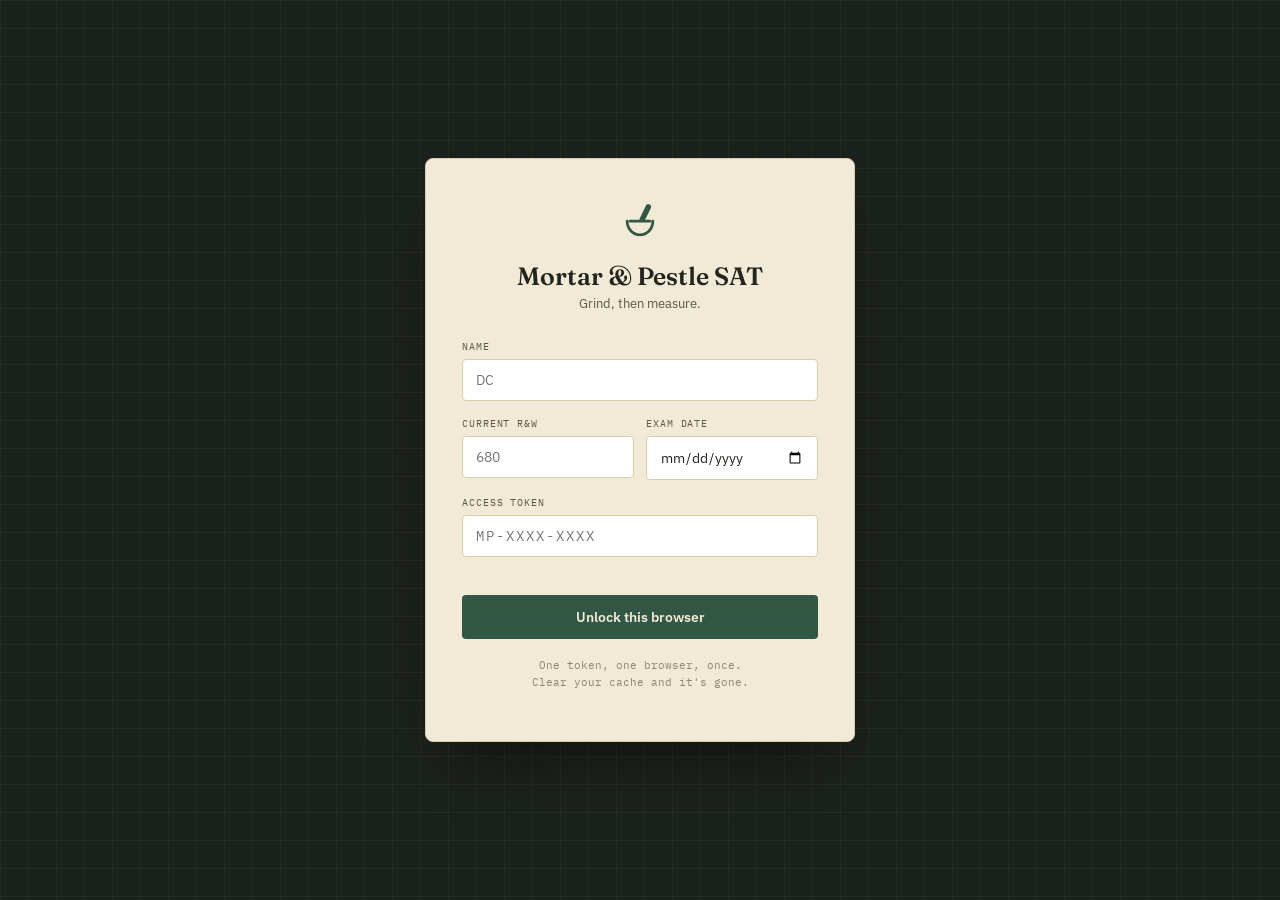
<file: index.html>
<!DOCTYPE html>
<html lang="en">
<head>
<meta charset="UTF-8">
<meta name="viewport" content="width=device-width, initial-scale=1.0">
<title>Mortar &amp; Pestle SAT</title>
<meta name="description" content="SAT Reading &amp; Writing drilling, tracked locally.">
<link rel="preconnect" href="https://fonts.googleapis.com">
<link rel="preconnect" href="https://fonts.gstatic.com" crossorigin>
<link href="https://fonts.googleapis.com/css2?family=Fraunces:ital,opsz,wght@0,9..144,500;0,9..144,600;0,9..144,700;1,9..144,500&family=IBM+Plex+Sans:wght@400;500;600&family=IBM+Plex+Mono:wght@400;500;600&display=swap" rel="stylesheet">
<link rel="stylesheet" href="./styles.css">
</head>
<body>

<!-- ============ GATE ============ -->
<div id="gate">
  <div class="gate-card">
    <div class="gate-mark">
      <svg viewBox="0 0 48 48" fill="none"><path d="M10 24c0 9 6.5 15 14 15s14-6 14-15" stroke="currentColor" stroke-width="3" stroke-linecap="round"/><path d="M13 24h22" stroke="currentColor" stroke-width="3" stroke-linecap="round"/><rect x="27" y="5" width="6" height="21" rx="3" transform="rotate(26 30 15)" fill="currentColor"/></svg>
    </div>
    <h1>Mortar &amp; Pestle SAT</h1>
    <p class="sub">Grind, then measure.</p>

    <div class="field">
      <label for="f-name">Name</label>
      <input id="f-name" type="text" placeholder="DC" autocomplete="given-name">
    </div>
    <div class="row2">
      <div class="field">
        <label for="f-score">Current R&amp;W</label>
        <input id="f-score" type="number" placeholder="680" min="200" max="800" step="10">
      </div>
      <div class="field">
        <label for="f-date">Exam date</label>
        <input id="f-date" type="date">
      </div>
    </div>
    <div class="field">
      <label for="f-token">Access token</label>
      <input id="f-token" class="token" type="text" placeholder="MP-XXXX-XXXX" maxlength="14" autocomplete="off">
    </div>
    <div class="err" id="gateErr"></div>

    <button class="btn full" id="gateBtn">Unlock this browser</button>
    <p class="gate-foot">One token, one browser, once.<br>Clear your cache and it's gone.</p>
  </div>
</div>

<!-- ============ APP ============ -->
<div id="app" class="hidden">

  <div class="topbar">
    <div class="brand">
      <svg viewBox="0 0 48 48" fill="none"><path d="M10 24c0 9 6.5 15 14 15s14-6 14-15" stroke="currentColor" stroke-width="3" stroke-linecap="round"/><path d="M13 24h22" stroke="currentColor" stroke-width="3" stroke-linecap="round"/><rect x="27" y="5" width="6" height="21" rx="3" transform="rotate(26 30 15)" fill="currentColor"/></svg>
      <div class="wordmark">Mortar &amp; Pestle<small>SAT Reading &amp; Writing</small></div>
    </div>
    <div class="tabs" id="tabs">
      <button class="active" data-page="dashboard">Dashboard</button>
      <button data-page="analytics">Analytics</button>
      <button data-page="history">History</button>
      <button data-page="sets">Sets</button>
      <button data-page="toolbox">Toolbox</button>
    </div>
    <div class="topbar-right">
      <div class="dday-chip" id="ddayChip">—</div>
      <div class="who" id="whoChip" title="Profile settings"></div>
    </div>
  </div>

  <!-- DASHBOARD -->
  <section id="page-dashboard" class="page active">
    <div class="inner">
      <div class="creed">
        <div class="ring" id="ddayRing"></div>
        <div>
          <p class="hook" id="welcomeLine">Welcome.</p>
          <p class="line" id="creedLine"></p>
          <div class="bank-bar"><i id="bankBar" style="width:0%"></i></div>
          <div class="streak-row" id="creedPills"></div>
        </div>
      </div>

      <div class="sec-head">
        <div>
          <h2 class="sec">Begin practice</h2>
          <p class="sec-sub">Pick a mode. The interface is the real thing — same layout, same keys.</p>
        </div>
      </div>

      <div class="mode-grid">
        <button class="mode-card accent" data-start="timed">
          <div class="mc-top"><span class="mc-name">Timed</span>
            <svg class="mc-icon" viewBox="0 0 24 24" fill="none" stroke="currentColor" stroke-width="2"><circle cx="12" cy="12" r="9"/><path d="M12 7v5l3 2"/></svg>
          </div>
          <div class="mc-desc">Clock runs, no feedback until the end. Pacing gets logged per question type.</div>
          <div class="mc-tag">Test conditions · 1:11 / question</div>
        </button>
        <button class="mode-card" data-start="untimed">
          <div class="mc-top"><span class="mc-name">Untimed</span>
            <svg class="mc-icon" viewBox="0 0 24 24" fill="none" stroke="currentColor" stroke-width="2"><path d="M20 6 9 17l-5-5"/></svg>
          </div>
          <div class="mc-desc">Immediate feedback after every submit. Explanation opens inline, flag the reason on the spot.</div>
          <div class="mc-tag">Learning pass · no clock shown</div>
        </button>
        <button class="mode-card" data-start="openbook">
          <div class="mc-top"><span class="mc-name">Open book</span>
            <svg class="mc-icon" viewBox="0 0 24 24" fill="none" stroke="currentColor" stroke-width="2"><path d="M3 5h7a2 2 0 0 1 2 2v12a2 2 0 0 0-2-2H3z"/><path d="M21 5h-7a2 2 0 0 0-2 2v12a2 2 0 0 1 2-2h7z"/></svg>
          </div>
          <div class="mc-desc">Untimed, plus your own notes recalled beside the question — general and by question type.</div>
          <div class="mc-tag">Toolbox on tap · builds the note habit</div>
        </button>
      </div>

      <div class="launch-row">
        <button class="launch" id="btnCategory">
          <span><span class="l-name">Category practice</span><span class="l-meta">Pick from the 13 question types</span></span>
          <span class="l-count">13</span>
        </button>
        <button class="launch" id="btnFlagged">
          <span><span class="l-name">Flagged questions</span><span class="l-meta">Everything you marked, oldest first</span></span>
          <span class="l-count" id="cntFlagged">0</span>
        </button>
        <button class="launch" id="btnTargeted">
          <span><span class="l-name">Targeted practice</span><span class="l-meta">Redemption &amp; similar questions</span></span>
          <span class="l-count" id="cntRedemption">0</span>
        </button>
      </div>

      <div class="sec-head">
        <div>
          <h2 class="sec">Where you stand</h2>
          <p class="sec-sub">The short version. Everything else lives in Analytics.</p>
        </div>
        <button class="link-btn" data-goto="analytics">View analytics →</button>
      </div>

      <div class="brief-grid">
        <div class="card">
          <div class="card-label">Accuracy · overall</div>
          <div id="briefWindows"></div>
        </div>
        <div class="card spark">
          <div class="card-label">L10 rolling · by session</div>
          <div id="briefSpark"></div>
        </div>
        <div class="card">
          <div class="card-label">Weakest three · L50</div>
          <div id="briefWeak"></div>
        </div>
      </div>
    </div>
  </section>

  <!-- ANALYTICS -->
  <section id="page-analytics" class="page">
    <div class="inner">
      <div class="eyebrow">Analytics</div>
      <h1 class="page-title">The numbers, unsoftened.</h1>
      <p class="page-dek">L10, L20 and L50 are the last 10, 20 and 50 questions; OVR is all-time. Read them together — L10 above OVR means you're improving, below means you're leaking.</p>
      <div class="stat-strip" id="anStats"></div>
      <h2 class="sec">Accuracy over time</h2>
      <p class="sec-sub">Rolling L10, one point per session.</p>
      <div class="card" style="margin-bottom:30px;" id="anChart"></div>
      <h2 class="sec">Per question type</h2>
      <p class="sec-sub">Same four windows, per category, grouped by domain.</p>
      <div class="tbl-wrap" id="anTypes"></div>
      <div class="split">
        <div class="card"><div class="card-label">Timed mode · seconds per question, by type</div><div id="anPace"></div></div>
        <div class="card"><div class="card-label">Auto-flagged · took too long</div><div id="anSlow"></div></div>
      </div>
    </div>
  </section>

  <!-- HISTORY -->
  <section id="page-history" class="page">
    <div class="inner">
      <div class="eyebrow">History</div>
      <h1 class="page-title">Every set you've attempted.</h1>
      <p class="page-dek">Open a session to see each question you solved: time taken, whether it was right, the error type you tagged, and whether you flagged it.</p>
      <div id="histList"></div>
    </div>
  </section>

  <!-- SETS -->
  <section id="page-sets" class="page">
    <div class="inner">
      <div class="eyebrow">Sets</div>
      <h1 class="page-title">Your collections.</h1>
      <p class="page-dek">Save a question mid-session with the bookmark, drop it into any collection, then come back and grind the collection on its own.</p>
      <div class="sec-head">
        <div><h2 class="sec">Collections</h2><p class="sec-sub" id="setsSub"></p></div>
        <button class="btn small" id="btnNewSet">+ New collection</button>
      </div>
      <div class="set-grid" id="setGrid"></div>
      <div style="margin-top:26px;" id="setDetail"></div>
    </div>
  </section>

  <!-- TOOLBOX -->
  <section id="page-toolbox" class="page">
    <div class="inner">
      <div class="eyebrow">Toolbox</div>
      <h1 class="page-title">Everything you wrote down.</h1>
      <p class="page-dek">Open book mode reads from here. The more you put in, the more it hands back mid-question.</p>

      <div class="tool-tabs" id="toolTabs">
        <button class="active" data-tool="notes">Personal notes</button>
        <button data-tool="vocab">Vocabs</button>
        <button data-tool="trans">Transition bank</button>
        <button data-tool="errors">Error logs</button>
        <button data-tool="flags">Flagged logs</button>
      </div>

      <div id="tool-notes" class="tool-panel active">
        <div class="card">
          <div class="card-label">Write a note · tagged general or by question type</div>
          <div class="compose">
            <select id="noteTag"></select>
            <input class="grow" id="noteText" type="text" placeholder="e.g. If both clauses stand alone, the blank is never a comma.">
            <button class="btn small" id="noteAdd">Save note</button>
          </div>
          <div id="noteList"></div>
        </div>
      </div>

      <div id="tool-vocab" class="tool-panel">
        <div class="card" style="margin-bottom:16px;">
          <div class="card-label">Add a word</div>
          <div class="compose">
            <input id="vWord" type="text" placeholder="Word" style="width:150px">
            <input id="vPos" type="text" placeholder="n. / v. / adj." style="width:110px">
            <input class="grow" id="vDef1" type="text" placeholder="Common definition">
          </div>
          <div class="compose">
            <input class="grow" id="vDef2" type="text" placeholder="Secondary / tested sense">
          </div>
          <div class="compose">
            <textarea id="vNote" placeholder="Your notes — mnemonic, sentence you met it in, trap to avoid"></textarea>
          </div>
          <button class="btn small" id="vAdd">Add to vocab</button>
        </div>
        <div class="vocab-grid" id="vocabGrid"></div>
      </div>

      <div id="tool-trans" class="tool-panel">
        <div class="empty">
          <b>Transition bank</b>
          Reserved. Drop your own list in here later — grouped by relationship (contrast, cause, sequence, concession, illustration, emphasis) with the traps that share a group.
        </div>
      </div>

      <div id="tool-errors" class="tool-panel">
        <p class="sec-sub">Every question you have ever missed. Comprehensive, nothing rolls off.</p>
        <div class="tbl-wrap" id="errLog"></div>
      </div>

      <div id="tool-flags" class="tool-panel">
        <p class="sec-sub">Flagged during a session — right or wrong.</p>
        <div class="tbl-wrap" id="flagLog"></div>
      </div>
    </div>
  </section>

  <footer class="foot">
    Mortar &amp; Pestle SAT · <span id="bankStatus">—</span> · <button id="btnExport">Export data</button> · <button id="btnWipe">Reset</button>
  </footer>
</div>

<!-- ============ PRACTICE ============ -->
<div id="practice" class="hidden">
  <div class="q-top">
    <div class="left">
      <button class="icon-btn" id="pExit">
        <svg viewBox="0 0 24 24" fill="none" stroke="currentColor" stroke-width="2"><path d="M19 12H5"/><path d="m12 19-7-7 7-7"/></svg>Exit
      </button>
      <span class="mode-badge" id="modeBadge">Timed</span>
      <span id="qCounter">—</span>
      <span id="qLabel" style="color:var(--text-on-ink-soft)"></span>
    </div>
    <div class="right">
      <button class="icon-btn" id="flagBtn">
        <svg viewBox="0 0 24 24" fill="none" stroke="currentColor" stroke-width="2"><path d="M4 15s1-1 4-1 5 2 8 2 4-1 4-1V3s-1 1-4 1-5-2-8-2-4 1-4 1z"/><path d="M4 22v-7"/></svg>Flag
      </button>
      <button class="icon-btn" id="saveBtn">
        <svg viewBox="0 0 24 24" fill="none" stroke="currentColor" stroke-width="2"><path d="M19 21l-7-5-7 5V5a2 2 0 0 1 2-2h10a2 2 0 0 1 2 2z"/><path d="M12 7v6M9 10h6"/></svg>Save
      </button>
      <button class="icon-btn" id="obBtn">
        <svg viewBox="0 0 24 24" fill="none" stroke="currentColor" stroke-width="2"><path d="M3 5h7a2 2 0 0 1 2 2v12a2 2 0 0 0-2-2H3z"/><path d="M21 5h-7a2 2 0 0 0-2 2v12a2 2 0 0 1 2-2h7z"/></svg>Notes
      </button>
      <span class="timer" id="timer">0:00</span>
    </div>
  </div>
  <div class="prog"><i id="progFill"></i></div>

  <div class="q-body" id="qBody">
    <div class="pane left">
      <div class="p-eyebrow" id="qMeta"></div>
      <div class="p-text" id="qPassage"></div>
      <div class="stem" id="qStem"></div>
    </div>
    <div class="pane">
      <div class="choices" id="qChoices"></div>
      <div class="kbd-hint">A–D or 1–4 to select · Alt + letter to strike out · Enter to submit / next · F flag · S save</div>
    </div>
    <div id="openbook" class="hidden">
      <h3>Your notes</h3>
      <p class="ob-sub" id="obSub"></p>
      <div id="obList"></div>
    </div>
  </div>

  <div class="drawer hidden" id="drawer">
    <div class="drawer-head">
      <span class="result-tag" id="resultTag">Incorrect</span>
      <span class="mono" style="font-size:11px;color:var(--text-on-paper-soft)" id="resultMeta"></span>
    </div>
    <div class="ex" id="explain"></div>
    <div class="flag-reasons" id="flagReasons">
      <span class="fr-label">Flag reason</span>
      <button class="fr" data-fr="Concept gap">Concept gap</button>
      <button class="fr" data-fr="Misread question">Misread question</button>
      <button class="fr" data-fr="Careless">Careless</button>
      <button class="fr" data-fr="Time pressure">Time pressure</button>
      <button class="fr" data-fr="Vocabulary">Vocabulary</button>
    </div>
  </div>

  <div class="q-foot">
    <span class="fl" id="sessMeta"></span>
    <div style="display:flex;gap:10px">
      <button class="btn ghost small" id="pPrev">Back</button>
      <button class="btn small" id="pMain">Submit</button>
    </div>
  </div>
</div>

<!-- ============ SUMMARY ============ -->
<div id="summary" class="hidden">
  <div class="sum-wrap" id="sumWrap"></div>
</div>

<!-- ============ MODAL ============ -->
<div id="modal" class="sheet-back hidden"><div class="sheet" id="modalBody"></div></div>

<script src="./app.js"></script>
</body>
</html>
</file>
<file: styles.css>
:root{
  --ink:#1B211C; --ink-soft:#2B3229; --ink-line:#33392E;
  --paper:#F1EAD6; --paper-dim:#E6DCC1; --paper-line:#D8CCA9;
  --stone:#8D8871;
  --verdigris:#4C7A63; --verdigris-dark:#335745; --verdigris-tint:#DCE7DE;
  --oxide:#A6452A; --oxide-tint:#F3DED3;
  --brass:#B8894F; --brass-tint:#F1E3CC;
  --text-on-ink:#EFE7CE; --text-on-ink-soft:#B9B49C;
  --text-on-paper:#23261F; --text-on-paper-soft:#5B5847;
  --radius-s:4px; --radius-m:8px;
  --font-display:'Fraunces',serif;
  --font-body:'IBM Plex Sans',sans-serif;
  --font-mono:'IBM Plex Mono',monospace;
}
*{box-sizing:border-box}
html{scroll-behavior:smooth}
@media (prefers-reduced-motion:reduce){html{scroll-behavior:auto}*{transition:none!important;animation:none!important}}
body{
  margin:0;font-family:var(--font-body);color:var(--text-on-ink);background:var(--ink);
  background-image:linear-gradient(rgba(239,231,206,.045) 1px,transparent 1px),
                   linear-gradient(90deg,rgba(239,231,206,.045) 1px,transparent 1px);
  background-size:28px 28px;-webkit-font-smoothing:antialiased;
}
a{color:inherit}
button{font-family:inherit}
:focus-visible{outline:2px solid var(--brass);outline-offset:2px}
.hidden{display:none!important}
.mono{font-family:var(--font-mono)}
.muted{color:var(--text-on-paper-soft)}
.empty{
  border:1px dashed #4A5145;border-radius:var(--radius-m);padding:30px 24px;text-align:center;
  color:var(--text-on-ink-soft);font-size:13px;line-height:1.6
}
.empty b{color:var(--text-on-ink);font-family:var(--font-display);font-size:16px;display:block;margin-bottom:6px}
.card .empty{border-color:var(--paper-line);color:var(--text-on-paper-soft)}
.card .empty b{color:var(--text-on-paper)}

/* ---------- gate ---------- */
#gate{min-height:100vh;display:flex;align-items:center;justify-content:center;padding:40px 20px}
.gate-card{
  width:100%;max-width:430px;background:var(--paper);color:var(--text-on-paper);
  border:1px solid var(--paper-line);border-radius:var(--radius-m);padding:40px 36px;
  box-shadow:0 30px 60px -30px rgba(0,0,0,.6)
}
.gate-mark{display:flex;justify-content:center;color:var(--verdigris-dark);margin-bottom:18px}
.gate-mark svg{width:44px;height:44px}
.gate-card h1{font-family:var(--font-display);font-weight:600;font-size:25px;text-align:center;margin:0 0 4px}
.gate-card .sub{text-align:center;font-size:13px;color:var(--text-on-paper-soft);margin:0 0 28px}
.field{margin-bottom:16px}
.field label{display:block;font-family:var(--font-mono);font-size:10px;letter-spacing:.09em;
  text-transform:uppercase;color:var(--text-on-paper-soft);margin-bottom:6px}
.field input,.field select,.field textarea{
  width:100%;border:1px solid var(--paper-line);background:#fff;border-radius:var(--radius-s);
  padding:11px 13px;font-family:var(--font-body);font-size:14px;color:var(--text-on-paper)
}
.field input.token{font-family:var(--font-mono);letter-spacing:.14em;text-transform:uppercase}
.row2{display:grid;grid-template-columns:1fr 1fr;gap:12px}
.err{color:var(--oxide);font-size:12px;margin:-6px 0 12px;min-height:16px}
.gate-foot{margin-top:18px;font-family:var(--font-mono);font-size:10.5px;line-height:1.6;color:var(--stone);text-align:center}

/* ---------- buttons ---------- */
.btn{display:inline-flex;align-items:center;justify-content:center;gap:8px;font-weight:600;font-size:14px;
  padding:13px 22px;border-radius:var(--radius-s);border:none;cursor:pointer;background:var(--verdigris-dark);color:var(--paper)}
.btn:hover{background:#3D6650}
.btn:disabled{opacity:.45;cursor:not-allowed}
.btn.full{width:100%}
.btn.small{font-size:12px;padding:9px 14px}
.btn.tiny{font-size:11px;padding:6px 10px}
.btn.ghost{background:transparent;border:1px solid var(--paper-line);color:var(--text-on-paper)}
.btn.ghost:hover{background:var(--paper-dim)}
.btn.ghost-dark{background:transparent;border:1px solid #465045;color:var(--text-on-ink)}
.btn.ghost-dark:hover{background:var(--ink-soft)}
.btn.danger{background:transparent;border:1px solid var(--oxide);color:var(--oxide)}
.link-btn{background:none;border:none;cursor:pointer;font-family:var(--font-mono);font-size:11px;
  letter-spacing:.06em;text-transform:uppercase;color:var(--brass);padding:4px 0}
.link-btn:hover{text-decoration:underline}

/* ---------- shell ---------- */
.topbar{position:sticky;top:0;z-index:60;display:flex;align-items:center;justify-content:space-between;
  gap:20px;padding:12px 28px;background:var(--ink);border-bottom:1px solid var(--ink-line)}
.brand{display:flex;align-items:center;gap:10px}
.brand svg{width:26px;height:26px;color:var(--brass)}
.brand .wordmark{font-family:var(--font-display);font-weight:600;font-size:16px}
.brand .wordmark small{display:block;font-family:var(--font-mono);font-size:9px;letter-spacing:.16em;
  color:var(--text-on-ink-soft);text-transform:uppercase;margin-top:1px;font-weight:400}
.tabs{display:flex;gap:2px;flex-wrap:wrap}
.tabs button{font-family:var(--font-mono);font-size:11px;letter-spacing:.08em;text-transform:uppercase;
  color:var(--text-on-ink-soft);background:transparent;border:none;cursor:pointer;padding:9px 13px;border-radius:var(--radius-s)}
.tabs button:hover{color:var(--text-on-ink);background:var(--ink-soft)}
.tabs button.active{color:var(--ink);background:var(--brass);font-weight:600}
.topbar-right{display:flex;align-items:center;gap:12px}
.dday-chip{font-family:var(--font-mono);font-size:11px;letter-spacing:.06em;color:var(--brass);
  border:1px solid #4A4633;background:rgba(184,137,79,.09);border-radius:20px;padding:6px 12px;white-space:nowrap}
.who{font-family:var(--font-mono);font-size:11px;color:var(--text-on-ink-soft);cursor:pointer}
.who:hover{color:var(--text-on-ink)}
@media (max-width:820px){.topbar{flex-wrap:wrap;padding:12px 16px}.tabs{order:3;width:100%}.who{display:none}}

.page{display:none;padding:38px 28px 90px}
.page.active{display:block}
.inner{max-width:1160px;margin:0 auto}
@media (max-width:760px){.page{padding:26px 16px 80px}}

.eyebrow{font-family:var(--font-mono);font-size:11px;letter-spacing:.14em;text-transform:uppercase;
  color:var(--brass);margin:0 0 10px;display:flex;align-items:center;gap:10px}
.eyebrow::after{content:"";height:1px;flex:1;background:currentColor;opacity:.3}
h1.page-title{font-family:var(--font-display);font-weight:600;font-size:34px;line-height:1.1;margin:0 0 6px}
p.page-dek{font-size:14px;color:var(--text-on-ink-soft);margin:0 0 30px;max-width:660px;line-height:1.55}
h2.sec{font-family:var(--font-display);font-weight:600;font-size:18px;margin:0 0 3px}
p.sec-sub{font-size:12.5px;color:var(--text-on-ink-soft);margin:0 0 16px}
.sec-head{display:flex;align-items:flex-end;justify-content:space-between;gap:16px;margin-bottom:16px;flex-wrap:wrap}
.sec-head h2{margin-bottom:2px}
.card{background:var(--paper);color:var(--text-on-paper);border:1px solid var(--paper-line);
  border-radius:var(--radius-m);padding:22px}
.card-label{font-family:var(--font-mono);font-size:10px;letter-spacing:.1em;text-transform:uppercase;
  color:var(--text-on-paper-soft);margin-bottom:10px}

/* ---------- dashboard ---------- */
.creed{display:grid;grid-template-columns:190px 1fr;gap:26px;align-items:center;background:var(--paper);
  color:var(--text-on-paper);border:1px solid var(--paper-line);border-radius:var(--radius-m);
  padding:24px 28px;margin-bottom:26px}
@media (max-width:760px){.creed{grid-template-columns:1fr;text-align:center;gap:16px}}
.ring{position:relative;width:170px;height:170px;margin:0 auto}
.ring svg{width:170px;height:170px;transform:rotate(-90deg)}
.ring .center{position:absolute;inset:0;display:flex;flex-direction:column;align-items:center;justify-content:center;gap:1px}
.ring .dnum{font-family:var(--font-mono);font-weight:600;font-size:36px;line-height:1;color:var(--verdigris-dark)}
.ring .dlbl{font-family:var(--font-mono);font-size:9.5px;letter-spacing:.14em;text-transform:uppercase;color:var(--text-on-paper-soft)}
.creed .hook{font-family:var(--font-display);font-weight:600;font-size:26px;line-height:1.22;margin:0 0 8px}
.creed .hook em{font-style:italic;color:var(--oxide)}
.creed .line{font-size:13.5px;line-height:1.6;color:var(--text-on-paper-soft);margin:0 0 16px;max-width:58ch}
.bank-bar{height:8px;background:var(--paper-dim);border-radius:6px;overflow:hidden;margin:0 0 10px;max-width:420px}
@media (max-width:760px){.bank-bar{margin-left:auto;margin-right:auto}}
.bank-bar i{display:block;height:100%;background:var(--verdigris-dark)}
.streak-row{display:flex;gap:8px;flex-wrap:wrap}
@media (max-width:760px){.streak-row{justify-content:center}}
.pill{font-family:var(--font-mono);font-size:11px;padding:6px 11px;border-radius:20px;background:var(--paper-dim);
  border:1px solid var(--paper-line);color:var(--text-on-paper)}
.pill b{color:var(--verdigris-dark)}
.pill.hot{background:var(--oxide-tint);border-color:#E0BCAC;color:var(--oxide)}

.mode-grid{display:grid;grid-template-columns:repeat(3,1fr);gap:16px;margin-bottom:16px}
@media (max-width:860px){.mode-grid{grid-template-columns:1fr}}
.mode-card{text-align:left;cursor:pointer;background:var(--paper);color:var(--text-on-paper);
  border:1px solid var(--paper-line);border-radius:var(--radius-m);padding:20px;display:flex;flex-direction:column;gap:8px;
  transition:transform .12s ease,box-shadow .12s ease,border-color .12s ease}
.mode-card:hover{transform:translateY(-2px);border-color:var(--verdigris);box-shadow:0 14px 28px -18px rgba(0,0,0,.7)}
.mode-card .mc-top{display:flex;align-items:center;justify-content:space-between}
.mode-card .mc-name{font-family:var(--font-display);font-weight:600;font-size:19px}
.mode-card .mc-icon{width:20px;height:20px;color:var(--verdigris-dark)}
.mode-card .mc-desc{font-size:12.5px;line-height:1.5;color:var(--text-on-paper-soft);min-height:38px}
.mode-card .mc-tag{font-family:var(--font-mono);font-size:10px;letter-spacing:.08em;text-transform:uppercase;
  color:var(--verdigris-dark);border-top:1px dashed var(--paper-line);padding-top:9px}
.mode-card.accent{background:var(--verdigris-dark);color:var(--paper);border-color:var(--verdigris-dark)}
.mode-card.accent .mc-desc{color:#C9D9CD}
.mode-card.accent .mc-icon{color:var(--brass)}
.mode-card.accent .mc-tag{color:var(--brass);border-top-color:#4A6C5A}

.launch-row{display:grid;grid-template-columns:repeat(3,1fr);gap:14px;margin-bottom:34px}
@media (max-width:860px){.launch-row{grid-template-columns:1fr}}
.launch{cursor:pointer;text-align:left;background:transparent;border:1px solid #3D4439;border-radius:var(--radius-m);
  padding:15px 17px;color:var(--text-on-ink);display:flex;align-items:center;justify-content:space-between;gap:12px}
.launch:hover{border-color:var(--brass);background:rgba(184,137,79,.07)}
.launch .l-name{font-weight:600;font-size:14px;display:block;margin-bottom:3px}
.launch .l-meta{font-family:var(--font-mono);font-size:10.5px;color:var(--text-on-ink-soft)}
.launch .l-count{font-family:var(--font-mono);font-size:17px;font-weight:600;color:var(--brass);flex-shrink:0}

.brief-grid{display:grid;grid-template-columns:1fr 1fr 1.15fr;gap:16px}
@media (max-width:980px){.brief-grid{grid-template-columns:1fr}}
.lrow{display:flex;align-items:baseline;justify-content:space-between;border-bottom:1px dashed var(--paper-line);padding:7px 0}
.lrow:last-child{border-bottom:none}
.lrow .tag{font-family:var(--font-mono);font-size:11.5px;color:var(--text-on-paper-soft)}
.lrow .val{font-family:var(--font-mono);font-size:19px;font-weight:600}
.lrow .val small{font-size:10.5px;font-weight:400;color:var(--text-on-paper-soft);margin-left:4px}
.up{color:var(--verdigris-dark)}.down{color:var(--oxide)}
.spark svg{width:100%;height:104px}
.barline{display:flex;align-items:center;gap:10px;margin-bottom:10px}
.barline .bl{width:140px;font-size:11.5px;flex-shrink:0;line-height:1.25}
.btrack{flex:1;height:9px;background:var(--paper-dim);border-radius:6px;overflow:hidden}
.bfill{height:100%;background:var(--oxide)}
.bfill.ok{background:var(--verdigris)}
.bfill.mid{background:var(--brass)}
.barline .bp{width:34px;text-align:right;font-family:var(--font-mono);font-size:11px;flex-shrink:0}

/* ---------- tables ---------- */
.stat-strip{display:grid;grid-template-columns:repeat(4,1fr);gap:14px;margin-bottom:26px}
@media (max-width:860px){.stat-strip{grid-template-columns:repeat(2,1fr)}}
.stat{background:var(--paper);color:var(--text-on-paper);border:1px solid var(--paper-line);border-radius:var(--radius-m);padding:16px 18px}
.stat .n{font-family:var(--font-mono);font-weight:600;font-size:27px;color:var(--verdigris-dark);line-height:1}
.stat .l{font-size:11px;color:var(--text-on-paper-soft);margin-top:5px}
.stat .d{font-family:var(--font-mono);font-size:10.5px;margin-top:3px}
table.grid{width:100%;border-collapse:collapse;background:var(--paper);color:var(--text-on-paper)}
table.grid th{text-align:left;font-family:var(--font-mono);font-size:9.5px;text-transform:uppercase;letter-spacing:.08em;
  color:var(--text-on-paper-soft);padding:11px 12px;background:var(--paper-dim);border-bottom:1px solid var(--paper-line);white-space:nowrap}
table.grid td{padding:11px 12px;font-size:12.5px;border-bottom:1px solid var(--paper-line);vertical-align:middle}
table.grid tr:last-child td{border-bottom:none}
table.grid td.num{font-family:var(--font-mono);text-align:right;width:62px}
table.grid th.numh{text-align:right}
.dom-head td{background:var(--paper-dim);font-family:var(--font-mono);font-size:9.5px;letter-spacing:.1em;
  text-transform:uppercase;color:var(--oxide);padding:8px 12px}
.tbl-wrap{overflow-x:auto;border-radius:var(--radius-m);border:1px solid var(--paper-line);margin-bottom:30px;background:var(--paper)}
.cell-good{color:var(--verdigris-dark);font-weight:600}
.cell-bad{color:var(--oxide);font-weight:600}
.trend{font-family:var(--font-mono);font-size:10.5px}
.split{display:grid;grid-template-columns:1.25fr 1fr;gap:18px;margin-bottom:30px}
@media (max-width:980px){.split{grid-template-columns:1fr}}
.slowrow{display:flex;align-items:center;justify-content:space-between;gap:12px;padding:9px 0;
  border-bottom:1px dashed var(--paper-line);font-size:12.5px}
.slowrow:last-child{border-bottom:none}
.slowrow .t{font-family:var(--font-mono);font-size:12px}
.warn{color:var(--oxide);font-weight:600}
.chip{font-family:var(--font-mono);font-size:9.5px;text-transform:uppercase;letter-spacing:.06em;
  padding:2px 7px;border-radius:12px;background:var(--brass-tint);color:#7A5A26;display:inline-block}
.chip.v{background:var(--verdigris-tint);color:var(--verdigris-dark)}
.chip.o{background:var(--oxide-tint);color:var(--oxide)}

/* ---------- history ---------- */
.sess{background:var(--paper);color:var(--text-on-paper);border:1px solid var(--paper-line);
  border-radius:var(--radius-m);margin-bottom:12px;overflow:hidden}
.sess-head{display:flex;align-items:center;justify-content:space-between;gap:14px;padding:16px 20px;cursor:pointer}
.sess-head:hover{background:var(--paper-dim)}
.sess-head .sh-l{display:flex;flex-direction:column;gap:3px}
.sess-head .sh-title{font-family:var(--font-display);font-weight:600;font-size:16px}
.sess-head .sh-meta{font-family:var(--font-mono);font-size:11px;color:var(--text-on-paper-soft)}
.sess-head .sh-r{display:flex;align-items:center;gap:16px}
.sess-head .sh-score{font-family:var(--font-mono);font-size:20px;font-weight:600}
.sess-body{border-top:1px solid var(--paper-line)}
.caret{transition:transform .15s ease;width:14px;height:14px;color:var(--stone)}
.sess.open .caret{transform:rotate(90deg)}

/* ---------- sets ---------- */
.set-grid{display:grid;grid-template-columns:repeat(3,1fr);gap:16px}
@media (max-width:900px){.set-grid{grid-template-columns:1fr}}
.set-card{background:var(--paper);color:var(--text-on-paper);border:1px solid var(--paper-line);
  border-radius:var(--radius-m);padding:20px;display:flex;flex-direction:column;gap:10px}
.set-card .s-top{display:flex;align-items:flex-start;justify-content:space-between;gap:10px}
.set-card .s-name{font-family:var(--font-display);font-weight:600;font-size:18px;line-height:1.2}
.set-card .s-meta{font-family:var(--font-mono);font-size:11px;color:var(--text-on-paper-soft)}
.set-card .s-bar{height:6px;background:var(--paper-dim);border-radius:4px;overflow:hidden}
.set-card .s-bar i{display:block;height:100%;background:var(--verdigris)}
.set-card .s-actions{display:flex;gap:8px;margin-top:auto;padding-top:6px;flex-wrap:wrap}
.set-card.builtin{border-color:var(--verdigris);}
.bookmark-plus{width:22px;height:22px;color:var(--verdigris-dark);flex-shrink:0}

/* ---------- toolbox ---------- */
.tool-tabs{display:flex;gap:6px;flex-wrap:wrap;margin-bottom:22px}
.tool-tabs button{font-family:var(--font-mono);font-size:11px;letter-spacing:.05em;text-transform:uppercase;
  background:transparent;border:1px solid #3D4439;color:var(--text-on-ink-soft);padding:8px 13px;border-radius:20px;cursor:pointer}
.tool-tabs button:hover{border-color:var(--brass);color:var(--text-on-ink)}
.tool-tabs button.active{background:var(--brass);border-color:var(--brass);color:var(--ink);font-weight:600}
.tool-panel{display:none}.tool-panel.active{display:block}
.note-entry{border-bottom:1px dashed var(--paper-line);padding-bottom:12px;margin-bottom:12px}
.note-entry:last-child{border-bottom:none;margin-bottom:0}
.note-entry .n-meta{font-family:var(--font-mono);font-size:10px;color:var(--text-on-paper-soft);
  margin-bottom:4px;display:flex;gap:8px;align-items:center}
.note-entry .n-text{font-size:13px;line-height:1.55}
.compose{display:flex;gap:10px;margin-bottom:18px;flex-wrap:wrap;align-items:flex-start}
.compose input,.compose select,.compose textarea{border:1px solid var(--paper-line);background:#fff;border-radius:var(--radius-s);
  padding:10px 12px;font-family:var(--font-body);font-size:13px;color:var(--text-on-paper)}
.compose input.grow,.compose textarea.grow{flex:1;min-width:220px}
.compose textarea{resize:vertical;min-height:42px;width:100%}
.x-btn{background:none;border:none;cursor:pointer;color:var(--stone);font-size:14px;line-height:1;padding:2px 5px;margin-left:auto}
.x-btn:hover{color:var(--oxide)}
.vocab-grid{display:grid;grid-template-columns:repeat(2,1fr);gap:14px}
@media (max-width:860px){.vocab-grid{grid-template-columns:1fr}}
.vocab .w{font-family:var(--font-display);font-weight:600;font-size:17px}
.vocab .pos{font-family:var(--font-mono);font-size:10px;color:var(--stone);margin-left:6px}
.vocab .d1{font-size:12.5px;margin:6px 0 8px;color:var(--text-on-paper-soft)}
.vocab .d2{font-size:13px;border-left:2px solid var(--oxide);padding-left:10px;line-height:1.5}
.vocab .d2 span{font-family:var(--font-mono);font-size:9.5px;text-transform:uppercase;letter-spacing:.06em;
  color:var(--oxide);display:block;margin-bottom:2px}
.vocab .vn{font-size:12.5px;line-height:1.5;margin-top:10px;padding-top:8px;border-top:1px dashed var(--paper-line);color:var(--text-on-paper-soft)}
.vocab .head-row{display:flex;align-items:flex-start}

/* ---------- practice ---------- */
#practice{position:fixed;inset:0;z-index:200;background:var(--paper);color:var(--text-on-paper);display:flex;flex-direction:column}
.q-top{display:flex;align-items:center;justify-content:space-between;gap:16px;padding:12px 22px;
  background:var(--ink);color:var(--text-on-ink);font-family:var(--font-mono);font-size:12px;flex-wrap:wrap}
.q-top .left,.q-top .right{display:flex;align-items:center;gap:12px;flex-wrap:wrap}
.q-top .mode-badge{background:var(--verdigris-dark);color:var(--paper);padding:4px 10px;border-radius:4px;
  letter-spacing:.05em;text-transform:uppercase;font-size:10px;font-weight:600}
.q-top .timer{background:var(--ink-soft);padding:4px 10px;border-radius:4px;min-width:56px;text-align:center}
.icon-btn{background:transparent;border:none;cursor:pointer;color:var(--text-on-ink-soft);display:flex;align-items:center;
  gap:6px;font-family:var(--font-mono);font-size:11px;padding:4px 6px;border-radius:4px}
.icon-btn:hover{color:var(--text-on-ink);background:var(--ink-soft)}
.icon-btn svg{width:15px;height:15px}
.icon-btn.on{color:var(--brass)}
.icon-btn.on svg{fill:currentColor}
.prog{height:3px;background:var(--ink-soft)}
.prog i{display:block;height:100%;width:0;background:var(--brass);transition:width .2s ease}
.q-body{flex:1;display:grid;grid-template-columns:1.1fr 1fr;overflow:hidden;position:relative}
@media (max-width:880px){.q-body{grid-template-columns:1fr;overflow:auto}}
.pane{padding:26px 28px;overflow:auto}
.pane.left{border-right:1px solid var(--paper-line)}
.p-eyebrow{font-family:var(--font-mono);font-size:10px;letter-spacing:.1em;text-transform:uppercase;color:var(--oxide);margin-bottom:12px}
.p-text{font-family:var(--font-display);font-size:16.5px;line-height:1.72}
.p-text img{max-width:100%;height:auto;margin:14px 0;background:#fff;border:1px solid var(--paper-line);border-radius:4px}
.p-text table{border-collapse:collapse;margin:14px 0;font-family:var(--font-body);font-size:13px}
.p-text table td,.p-text table th{border:1px solid var(--paper-line);padding:6px 10px}
.p-text .blank{border-bottom:2px solid var(--stone);padding:0 22px}
.stem{margin-top:20px;font-weight:600;font-size:14.5px;line-height:1.5;font-family:var(--font-body)}
.choices{display:flex;flex-direction:column;gap:9px}
.choice{display:flex;align-items:flex-start;gap:12px;border:1px solid var(--paper-line);background:#fff;
  border-radius:var(--radius-s);padding:12px 14px;font-size:13.5px;line-height:1.5;cursor:pointer;text-align:left;width:100%}
.choice:hover{border-color:var(--stone)}
.choice .letter{font-family:var(--font-mono);font-weight:600;font-size:12px;width:22px;height:22px;flex-shrink:0;
  border:1px solid var(--stone);border-radius:50%;display:flex;align-items:center;justify-content:center}
.choice.picked{border-color:var(--verdigris-dark);background:var(--verdigris-tint)}
.choice.picked .letter{background:var(--verdigris-dark);border-color:var(--verdigris-dark);color:#fff}
.choice.wrong{border-color:var(--oxide);background:var(--oxide-tint)}
.choice.wrong .letter{background:var(--oxide);border-color:var(--oxide);color:#fff}
.choice.right{border-color:var(--verdigris);background:var(--verdigris-tint)}
.choice.right .letter{background:var(--verdigris-dark);border-color:var(--verdigris-dark);color:#fff}
.choice.struck{opacity:.42;text-decoration:line-through}
.kbd-hint{font-family:var(--font-mono);font-size:10px;color:var(--stone);margin-top:14px;line-height:1.6}
.drawer{border-top:1px solid var(--paper-line);background:var(--paper-dim);padding:18px 28px 20px;max-height:38vh;overflow:auto}
.drawer-head{display:flex;align-items:center;gap:10px;margin-bottom:9px;flex-wrap:wrap}
.result-tag{font-family:var(--font-mono);font-size:10.5px;letter-spacing:.06em;text-transform:uppercase;font-weight:600;
  padding:4px 10px;border-radius:20px;background:var(--oxide);color:#fff}
.result-tag.ok{background:var(--verdigris-dark)}
.drawer .ex{font-size:13.5px;line-height:1.62;max-width:78ch;margin:0 0 12px}
.drawer .ex h4{font-family:var(--font-mono);font-size:10px;letter-spacing:.08em;text-transform:uppercase;
  color:var(--text-on-paper-soft);margin:12px 0 4px}
.whynot{font-size:12.5px;line-height:1.55;margin:3px 0;color:var(--text-on-paper-soft)}
.whynot b{font-family:var(--font-mono);color:var(--text-on-paper)}
.flag-reasons{display:flex;align-items:center;gap:8px;flex-wrap:wrap}
.fr-label{font-family:var(--font-mono);font-size:10px;text-transform:uppercase;letter-spacing:.06em;color:var(--text-on-paper-soft)}
.fr{font-size:12px;border:1px solid var(--paper-line);background:var(--paper);border-radius:20px;padding:6px 12px;cursor:pointer}
.fr.on{background:var(--oxide);border-color:var(--oxide);color:#fff;font-weight:600}
.q-foot{display:flex;align-items:center;justify-content:space-between;padding:12px 24px;border-top:1px solid var(--paper-line);
  background:var(--paper);gap:12px;flex-wrap:wrap}
.q-foot .fl{font-family:var(--font-mono);font-size:11px;color:var(--text-on-paper-soft)}
.q-body.ob{grid-template-columns:1.05fr .95fr 320px}
#openbook{background:var(--ink);color:var(--text-on-ink);border-left:1px solid var(--ink-line);
  padding:20px;overflow:auto}
#openbook h3{font-family:var(--font-display);font-size:16px;margin:0 0 3px}
#openbook .ob-sub{font-size:11.5px;color:var(--text-on-ink-soft);margin:0 0 14px;line-height:1.5}
#openbook .ob-note{border-bottom:1px dashed #3D4439;padding-bottom:10px;margin-bottom:10px;font-size:12.5px;line-height:1.55}
#openbook .ob-note .m{font-family:var(--font-mono);font-size:9.5px;color:var(--brass);text-transform:uppercase;
  letter-spacing:.06em;margin-bottom:3px}
@media (max-width:1100px){.q-body.ob{grid-template-columns:1fr 1fr}#openbook{grid-column:1/-1;border-left:none;border-top:1px solid var(--ink-line)}}
@media (max-width:880px){.q-body.ob{grid-template-columns:1fr}}

/* ---------- summary ---------- */
#summary{position:fixed;inset:0;z-index:210;background:var(--ink);overflow:auto;padding:40px 24px 60px}
.sum-wrap{max-width:820px;margin:0 auto}
.sum-hero{text-align:center;margin-bottom:30px}
.sum-hero .big{font-family:var(--font-mono);font-size:64px;font-weight:600;color:var(--brass);line-height:1}
.sum-hero h2{font-family:var(--font-display);font-size:26px;margin:8px 0 4px}
.sum-hero p{color:var(--text-on-ink-soft);font-size:13.5px;margin:0}

/* ---------- modal / sheet ---------- */
.sheet-back{position:fixed;inset:0;background:rgba(20,24,20,.65);z-index:300;display:flex;align-items:flex-end;justify-content:center;padding:0}
.sheet{background:var(--paper);color:var(--text-on-paper);width:100%;max-width:460px;border-radius:12px 12px 0 0;
  padding:22px 24px 26px;box-shadow:0 -20px 50px -20px rgba(0,0,0,.6);max-height:86vh;overflow:auto}
@media (min-width:700px){.sheet-back{align-items:center;padding:24px}.sheet{border-radius:12px}}
.sheet h3{font-family:var(--font-display);font-size:18px;margin:0 0 3px}
.sheet .sh-sub{font-size:12px;color:var(--text-on-paper-soft);margin:0 0 16px}
.coll{display:flex;align-items:center;justify-content:space-between;gap:12px;padding:11px 12px;border:1px solid var(--paper-line);
  border-radius:var(--radius-s);margin-bottom:8px;cursor:pointer;background:#fff}
.coll.on{border-color:var(--verdigris-dark);background:var(--verdigris-tint)}
.coll .cname{font-size:13.5px;font-weight:500}
.coll .cmeta{font-family:var(--font-mono);font-size:10.5px;color:var(--text-on-paper-soft)}
.coll .tick{width:18px;height:18px;border-radius:50%;border:1px solid var(--stone);flex-shrink:0}
.coll.on .tick{background:var(--verdigris-dark);border-color:var(--verdigris-dark)}
.opt-grid{display:grid;grid-template-columns:repeat(auto-fill,minmax(150px,1fr));gap:8px;margin-bottom:14px}
.opt{border:1px solid var(--paper-line);background:#fff;border-radius:var(--radius-s);padding:9px 11px;font-size:12.5px;
  cursor:pointer;text-align:left;display:flex;justify-content:space-between;gap:8px;align-items:center}
.opt.on{border-color:var(--verdigris-dark);background:var(--verdigris-tint);font-weight:600}
.opt .c{font-family:var(--font-mono);font-size:10.5px;color:var(--text-on-paper-soft)}
.toast{position:fixed;bottom:24px;left:50%;transform:translateX(-50%);z-index:400;background:var(--ink);
  color:var(--text-on-ink);border:1px solid var(--brass);border-radius:24px;padding:10px 20px;
  font-family:var(--font-mono);font-size:12px;box-shadow:0 12px 30px -14px rgba(0,0,0,.8)}

footer.foot{padding:26px 28px 40px;text-align:center;font-family:var(--font-mono);font-size:11px;
  color:var(--text-on-ink-soft);border-top:1px solid var(--ink-line)}
footer.foot button{background:none;border:none;color:var(--brass);font-family:inherit;font-size:inherit;cursor:pointer;text-decoration:underline}
</file>
